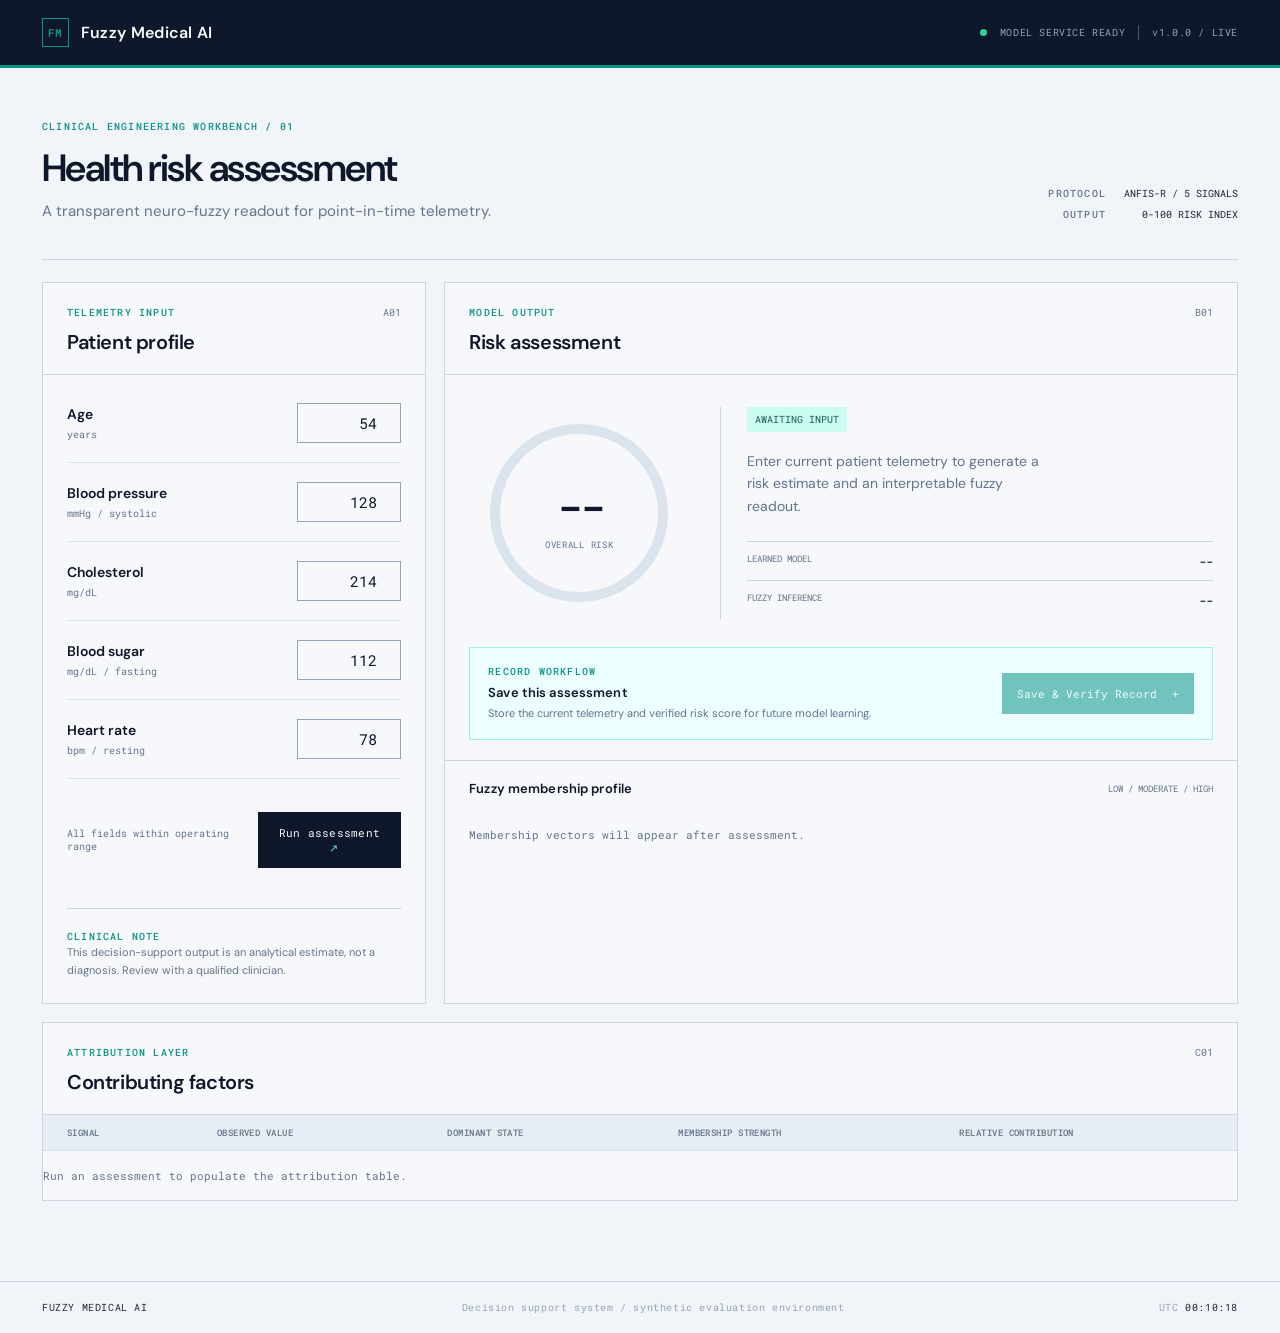
<file: fuzzy_medical_ai/frontend/index.html>
<!doctype html>
<html lang="en">
<head>
  <meta charset="utf-8">
  <meta name="viewport" content="width=device-width, initial-scale=1">
  <meta name="description" content="Fuzzy Medical AI clinical risk assessment workbench">
  <title>Fuzzy Medical AI | Clinical Workbench</title>
  <link rel="preconnect" href="https://fonts.googleapis.com">
  <link rel="preconnect" href="https://fonts.gstatic.com" crossorigin>
  <link href="https://fonts.googleapis.com/css2?family=DM+Sans:wght@400;500;600;700&family=Roboto+Mono:wght@400;500;600&display=swap" rel="stylesheet">
  <link rel="stylesheet" href="style.css">
</head>
<body>
  <header class="topbar">
    <div class="brand"><span class="brand-mark">FM</span><span>Fuzzy Medical AI</span></div>
    <div class="topbar-meta"><span class="status-dot"></span><span id="system-status">MODEL SERVICE READY</span><span class="topbar-divider"></span><span class="mono">v1.0.0 / LIVE</span></div>
  </header>

  <main class="shell">
    <section class="intro-row">
      <div>
        <p class="eyebrow">Clinical engineering workbench / 01</p>
        <h1>Health risk assessment</h1>
        <p class="lede">A transparent neuro-fuzzy readout for point-in-time telemetry.</p>
      </div>
      <div class="protocol-note"><span class="note-label">PROTOCOL</span><span>ANFIS-R / 5 SIGNALS</span><span class="note-label">OUTPUT</span><span>0-100 RISK INDEX</span></div>
    </section>

    <div class="workspace-grid">
      <section class="panel input-panel" aria-labelledby="input-heading">
        <div class="panel-header"><div><p class="eyebrow">Telemetry input</p><h2 id="input-heading">Patient profile</h2></div><span class="panel-index">A01</span></div>
        <form id="patient-form">
          <div class="field-list">
            <label class="metric-field"><span class="field-copy"><span class="field-name">Age</span><span class="field-unit">years</span></span><input name="age" type="number" value="54" min="18" max="100" step="1" required></label>
            <label class="metric-field"><span class="field-copy"><span class="field-name">Blood pressure</span><span class="field-unit">mmHg / systolic</span></span><input name="blood_pressure" type="number" value="128" min="80" max="200" step="1" required></label>
            <label class="metric-field"><span class="field-copy"><span class="field-name">Cholesterol</span><span class="field-unit">mg/dL</span></span><input name="cholesterol" type="number" value="214" min="100" max="360" step="1" required></label>
            <label class="metric-field"><span class="field-copy"><span class="field-name">Blood sugar</span><span class="field-unit">mg/dL / fasting</span></span><input name="blood_sugar" type="number" value="112" min="55" max="300" step="1" required></label>
            <label class="metric-field"><span class="field-copy"><span class="field-name">Heart rate</span><span class="field-unit">bpm / resting</span></span><input name="heart_rate" type="number" value="78" min="40" max="150" step="1" required></label>
          </div>
          <div class="form-footer"><span class="validation-copy" id="validation-copy">All fields within operating range</span><button type="submit" class="primary-button">Run assessment <span>↗</span></button></div>
        </form>
        <div class="disclaimer"><span class="note-label">CLINICAL NOTE</span><p>This decision-support output is an analytical estimate, not a diagnosis. Review with a qualified clinician.</p></div>
      </section>

      <section class="panel assessment-panel" aria-labelledby="assessment-heading">
        <div class="panel-header"><div><p class="eyebrow">Model output</p><h2 id="assessment-heading">Risk assessment</h2></div><span class="panel-index">B01</span></div>
        <div class="assessment-main">
          <div class="gauge-wrap">
            <svg class="gauge" viewBox="0 0 220 220" role="img" aria-label="Overall risk gauge"><circle class="gauge-track" cx="110" cy="110" r="84"></circle><circle id="gauge-progress" class="gauge-progress" cx="110" cy="110" r="84"></circle></svg>
            <div class="gauge-value"><strong id="risk-score">--</strong><span>OVERALL RISK</span></div>
          </div>
          <div class="score-summary"><span class="risk-badge" id="risk-category">Awaiting input</span><p id="score-summary">Enter current patient telemetry to generate a risk estimate and an interpretable fuzzy readout.</p><div class="model-stat"><span>LEARNED MODEL</span><strong id="model-score">--</strong></div><div class="model-stat"><span>FUZZY INFERENCE</span><strong id="fuzzy-score">--</strong></div></div>
        </div>
        <div class="save-record-card" id="save-record-card" aria-live="polite">
          <div><p class="eyebrow">Record workflow</p><h3>Save this assessment</h3><p>Store the current telemetry and verified risk score for future model learning.</p></div>
          <button type="button" class="save-button" id="save-record-button" disabled>Save &amp; Verify Record <span>+</span></button>
        </div>
        <div class="save-banner" id="save-banner" role="status">Record successfully saved to database!</div>
        <div class="section-rule"></div>
        <div class="panel-subheader"><h3>Fuzzy membership profile</h3><span class="mono">LOW / MODERATE / HIGH</span></div>
        <div id="membership-list" class="membership-list"><div class="empty-state">Membership vectors will appear after assessment.</div></div>
      </section>
    </div>

    <section class="panel factors-panel" aria-labelledby="factors-heading">
      <div class="panel-header"><div><p class="eyebrow">Attribution layer</p><h2 id="factors-heading">Contributing factors</h2></div><span class="panel-index">C01</span></div>
      <div class="table-wrap"><table><thead><tr><th>Signal</th><th>Observed value</th><th>Dominant state</th><th>Membership strength</th><th>Relative contribution</th></tr></thead><tbody id="factors-body"><tr><td colspan="5" class="empty-state">Run an assessment to populate the attribution table.</td></tr></tbody></table></div>
    </section>
  </main>
  <footer><span>FUZZY MEDICAL AI</span><span>Decision support system / synthetic evaluation environment</span><span class="mono">UTC <span id="clock">--:--:--</span></span></footer>
  <script src="app.js"></script>
</body>
</html>
</file>
<file: fuzzy_medical_ai/frontend/style.css>
:root { --navy: #0f172a; --graphite: #1e293b; --paper: #f1f5f9; --line: #cbd5e1; --muted: #64748b; --teal: #0d9488; --amber: #d97706; --red: #b45309; --white: #f8fafc; --mono: 'Roboto Mono', monospace; --sans: 'DM Sans', sans-serif; }
* { box-sizing: border-box; }
body { margin: 0; background: var(--paper); color: var(--navy); font-family: var(--sans); font-size: 14px; }
.mono, input, button { font-family: var(--mono); }
.topbar { height: 68px; padding: 0 42px; background: var(--navy); color: var(--white); display: flex; align-items: center; justify-content: space-between; border-bottom: 3px solid var(--teal); }
.brand { display: flex; align-items: center; gap: 12px; font-size: 16px; font-weight: 600; letter-spacing: .02em; }
.brand-mark { color: var(--teal); border: 1px solid var(--teal); padding: 6px 5px; font: 600 11px var(--mono); }
.topbar-meta, footer { color: #94a3b8; display: flex; align-items: center; gap: 13px; font: 10px var(--mono); letter-spacing: .06em; }
.status-dot { width: 7px; height: 7px; background: #34d399; border-radius: 50%; }
.topbar-divider { height: 15px; border-left: 1px solid #475569; }
.shell { max-width: 1440px; margin: 0 auto; padding: 52px 42px 80px; }
.intro-row { display: flex; justify-content: space-between; align-items: flex-end; padding-bottom: 38px; border-bottom: 1px solid var(--line); }
.eyebrow, .note-label { margin: 0 0 10px; color: var(--teal); font: 500 10px var(--mono); letter-spacing: .12em; text-transform: uppercase; }
h1, h2, h3, p { margin-top: 0; } h1 { margin-bottom: 8px; font-size: 38px; letter-spacing: -.04em; font-weight: 600; } h2 { margin: 0; font-size: 20px; font-weight: 600; letter-spacing: -.02em; } h3 { margin: 0; font-size: 13px; font-weight: 600; letter-spacing: .01em; }
.lede { margin: 0; color: var(--muted); font-size: 15px; }.protocol-note { display: grid; grid-template-columns: auto auto; gap: 8px 18px; color: var(--graphite); font: 10px var(--mono); text-align: right; }.protocol-note .note-label { margin: 0; color: var(--muted); }
.workspace-grid { display: grid; grid-template-columns: minmax(330px, .75fr) minmax(520px, 1.55fr); gap: 18px; margin-top: 22px; }.panel { border: 1px solid var(--line); background: rgba(248, 250, 252, .7); }.panel-header { padding: 23px 24px 19px; display: flex; justify-content: space-between; border-bottom: 1px solid var(--line); }.panel-index { color: var(--muted); font: 10px var(--mono); }.input-panel { min-height: 583px; }.field-list { padding: 9px 24px; }.metric-field { display: flex; justify-content: space-between; align-items: center; padding: 19px 0; border-bottom: 1px solid #dbe3ec; cursor: text; }.field-copy { display: flex; flex-direction: column; gap: 5px; }.field-name { font-weight: 600; }.field-unit { color: var(--muted); font: 10px var(--mono); }.metric-field input { width: 104px; padding: 9px 8px; border: 1px solid #94a3b8; background: transparent; color: var(--navy); text-align: right; font-size: 15px; outline: none; }.metric-field input:focus { border-color: var(--teal); background: #ecfeff; }.form-footer { display: flex; align-items: center; justify-content: space-between; gap: 15px; padding: 24px; }.validation-copy { color: var(--muted); font: 10px var(--mono); }.primary-button { padding: 13px 16px; border: 0; background: var(--navy); color: var(--white); cursor: pointer; font-size: 11px; letter-spacing: .02em; }.primary-button:hover { background: var(--teal); }.primary-button:disabled { opacity: .65; cursor: wait; }.primary-button span { margin-left: 8px; color: #5eead4; }.disclaimer { margin: 16px 24px 24px; padding-top: 17px; border-top: 1px solid var(--line); }.disclaimer p { margin: 0; color: var(--muted); font-size: 11px; line-height: 1.6; }
.assessment-main { display: grid; grid-template-columns: 230px 1fr; gap: 21px; padding: 28px 24px 24px; align-items: center; }.gauge-wrap { position: relative; width: 220px; height: 220px; }.gauge { transform: rotate(-90deg); width: 100%; height: 100%; }.gauge circle { fill: none; stroke-width: 10; }.gauge-track { stroke: #dbe3ec; }.gauge-progress { stroke: var(--teal); stroke-linecap: square; transition: stroke-dashoffset .55s ease, stroke .3s ease; }.gauge-value { position: absolute; inset: 0; display: flex; flex-direction: column; justify-content: center; align-items: center; }.gauge-value strong { font: 500 45px var(--mono); letter-spacing: -.08em; }.gauge-value span { margin-top: 4px; color: var(--muted); font: 9px var(--mono); letter-spacing: .08em; }.score-summary { border-left: 1px solid var(--line); padding-left: 26px; }.risk-badge, .state { display: inline-block; padding: 6px 8px; background: #ccfbf1; color: #115e59; font: 10px var(--mono); text-transform: uppercase; }.risk-moderate, .state-moderate { color: #92400e; background: #fef3c7; }.risk-high, .state-high { color: #991b1b; background: #fee2e2; }.score-summary p { color: var(--muted); line-height: 1.6; max-width: 310px; margin: 18px 0 24px; }.model-stat { display: flex; justify-content: space-between; border-top: 1px solid var(--line); padding: 11px 0; color: var(--muted); font: 9px var(--mono); }.model-stat strong { color: var(--navy); font-size: 12px; font-weight: 500; }.section-rule { border-top: 1px solid var(--line); }.panel-subheader { display: flex; justify-content: space-between; align-items: center; padding: 19px 24px 13px; }.panel-subheader .mono { color: var(--muted); font-size: 9px; }.membership-list { padding: 0 24px 22px; }.membership-row { padding: 12px 0 9px; border-bottom: 1px solid #dbe3ec; }.membership-label { display: flex; justify-content: space-between; margin-bottom: 8px; font-size: 11px; font-weight: 600; }.membership-label .mono { color: var(--muted); font-size: 10px; }.membership-bars { display: grid; grid-template-columns: repeat(3, 1fr); gap: 10px; }.membership-track { display: grid; grid-template-columns: auto 1fr auto; align-items: center; gap: 5px; color: var(--muted); font: 8px var(--mono); }.membership-bar, .strength { height: 5px; background: #dbe3ec; display: block; }.membership-bar i, .strength i { display: block; height: 100%; background: var(--teal); }.membership-state { display: none; }.bar-moderate { background: var(--amber) !important; }.bar-high { background: #c2410c !important; }.empty-state { color: var(--muted); font: 11px var(--mono); padding: 17px 0; }
.save-record-card { margin: 0 24px 20px; padding: 17px 18px; border: 1px solid #99f6e4; background: #ecfeff; display: flex; align-items: center; justify-content: space-between; gap: 20px; }.save-record-card .eyebrow { margin-bottom: 6px; }.save-record-card h3 { margin-bottom: 5px; }.save-record-card p:last-child { margin: 0; color: var(--muted); font-size: 11px; line-height: 1.45; }.save-button { flex: 0 0 auto; padding: 12px 14px; border: 1px solid var(--teal); background: var(--teal); color: var(--white); cursor: pointer; font: 11px var(--mono); }.save-button:hover { background: var(--navy); border-color: var(--navy); }.save-button:disabled { opacity: .55; cursor: not-allowed; }.save-button span { margin-left: 8px; color: #ccfbf1; }.save-banner { display: none; margin: 0 24px 20px; padding: 11px 13px; border-left: 3px solid var(--teal); background: #d1fae5; color: #065f46; font: 11px var(--mono); }.save-banner.visible { display: block; }
.factors-panel { margin-top: 18px; }.table-wrap { overflow-x: auto; } table { width: 100%; border-collapse: collapse; text-align: left; } th { padding: 12px 24px; color: var(--muted); background: #e7edf4; font: 9px var(--mono); font-weight: 500; letter-spacing: .05em; text-transform: uppercase; } td { padding: 15px 24px; border-top: 1px solid #dbe3ec; font-size: 12px; } td strong { display: block; font-weight: 600; }.table-key, .unit { display: block; color: var(--muted); font: 9px var(--mono); margin-top: 4px; }.strength { display: inline-block; width: 100px; vertical-align: middle; margin-right: 10px; }.contribution { color: var(--teal); }.state-low { color: #166534; background: #dcfce7; }
footer { max-width: 1440px; margin: 0 auto; padding: 19px 42px; border-top: 1px solid var(--line); justify-content: space-between; } footer span:first-child { color: var(--graphite); }
@media (max-width: 900px) { .topbar { padding: 0 20px; }.topbar-meta { display: none; }.shell { padding: 34px 20px 55px; }.intro-row { display: block; }.protocol-note { margin-top: 25px; text-align: left; width: fit-content; }.workspace-grid { grid-template-columns: 1fr; }.assessment-main { grid-template-columns: 220px 1fr; }.membership-track { grid-template-columns: 1fr; gap: 3px; }.membership-state { display: block; }.membership-bar { width: 100%; } th, td { padding-left: 14px; padding-right: 14px; } footer { padding: 19px 20px; display: grid; gap: 9px; } }
@media (max-width: 560px) { h1 { font-size: 30px; }.assessment-main { grid-template-columns: 1fr; justify-items: center; }.score-summary { width: 100%; border-left: 0; border-top: 1px solid var(--line); padding: 21px 0 0; }.form-footer { align-items: flex-start; flex-direction: column; }.primary-button { width: 100%; }.save-record-card { align-items: flex-start; flex-direction: column; }.save-button { width: 100%; }.membership-bars { gap: 7px; }.membership-track .mono { font-size: 9px; } }
</file>
